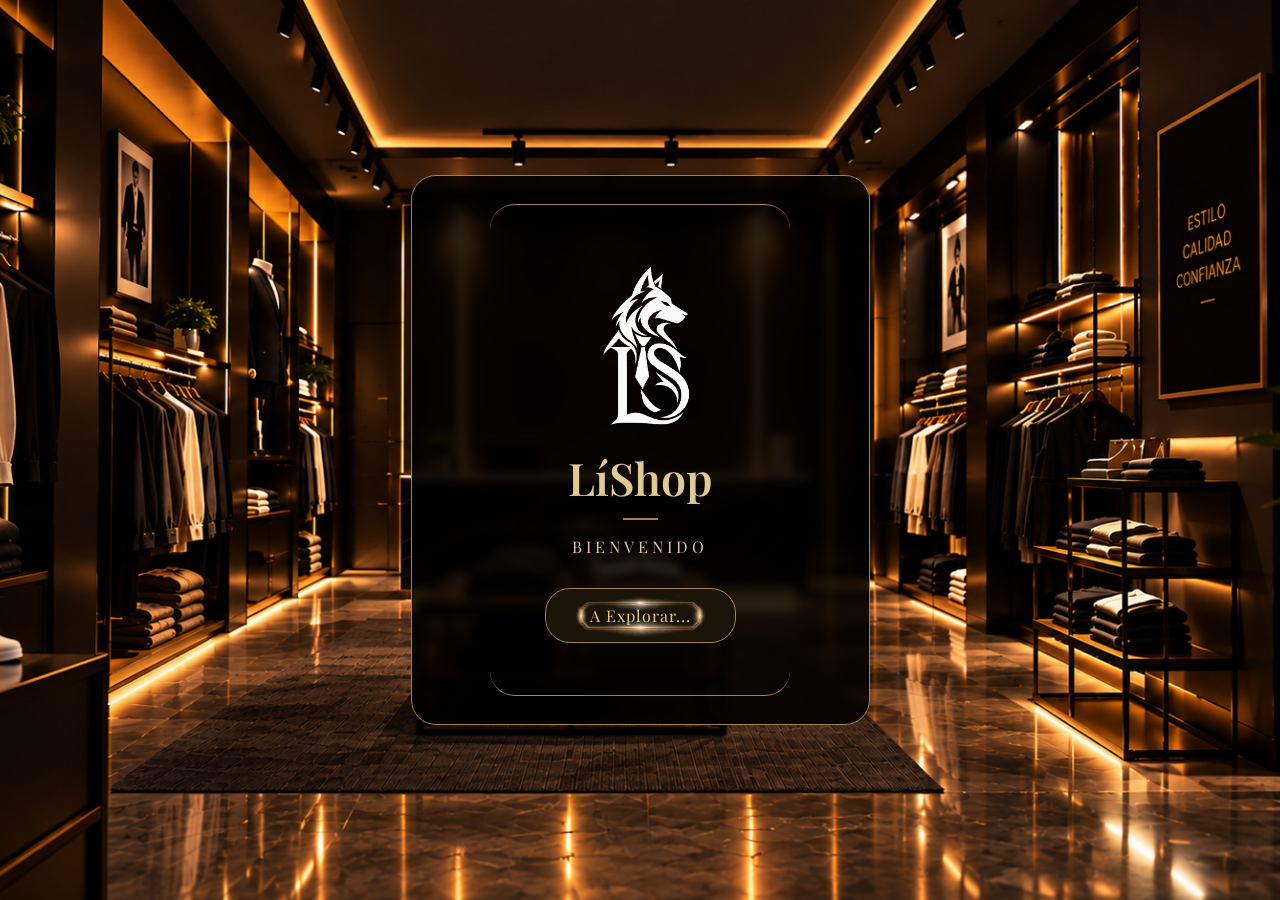
<file: index.html>
<!DOCTYPE html>
<html lang="es">
<head>
<meta charset="UTF-8">
<title>Bienvenido | LíShop</title>
<link rel="icon" type="image/png" href="./img/favicon.png">
<link rel="preconnect" href="https://fonts.googleapis.com">
<link rel="preconnect" href="https://fonts.gstatic.com" crossorigin>
<link href="https://fonts.googleapis.com/css2?family=Playfair+Display:ital,wght@0,400;0,500;0,600;0,700;1,400&display=swap" rel="stylesheet">
<link rel="stylesheet" href="css/variables.css">
<link rel="stylesheet" href="css/base.css">
<link rel="stylesheet" href="css/layout.css">
<link rel="stylesheet" href="css/component.css">
<link rel="stylesheet" href="css/page-components.css">
<link rel="stylesheet" href="css/pages.css">
</head>
<body class="portada">
<main class="entrada">
  <div class="margen">
    <img class="entrada__logo" src="img/logotipo.png" alt="Logotipo de LíShop">
    <h1>LíShop</h1>
    <span class="linea-dorada"></span>
    <p class="entrada__subtitulo">Bienvenido</p>
    <a class="btn-explorar" href="pages/principal.html">A Explorar...</a>
  </div>
</main>
</body>
</html>
</file>
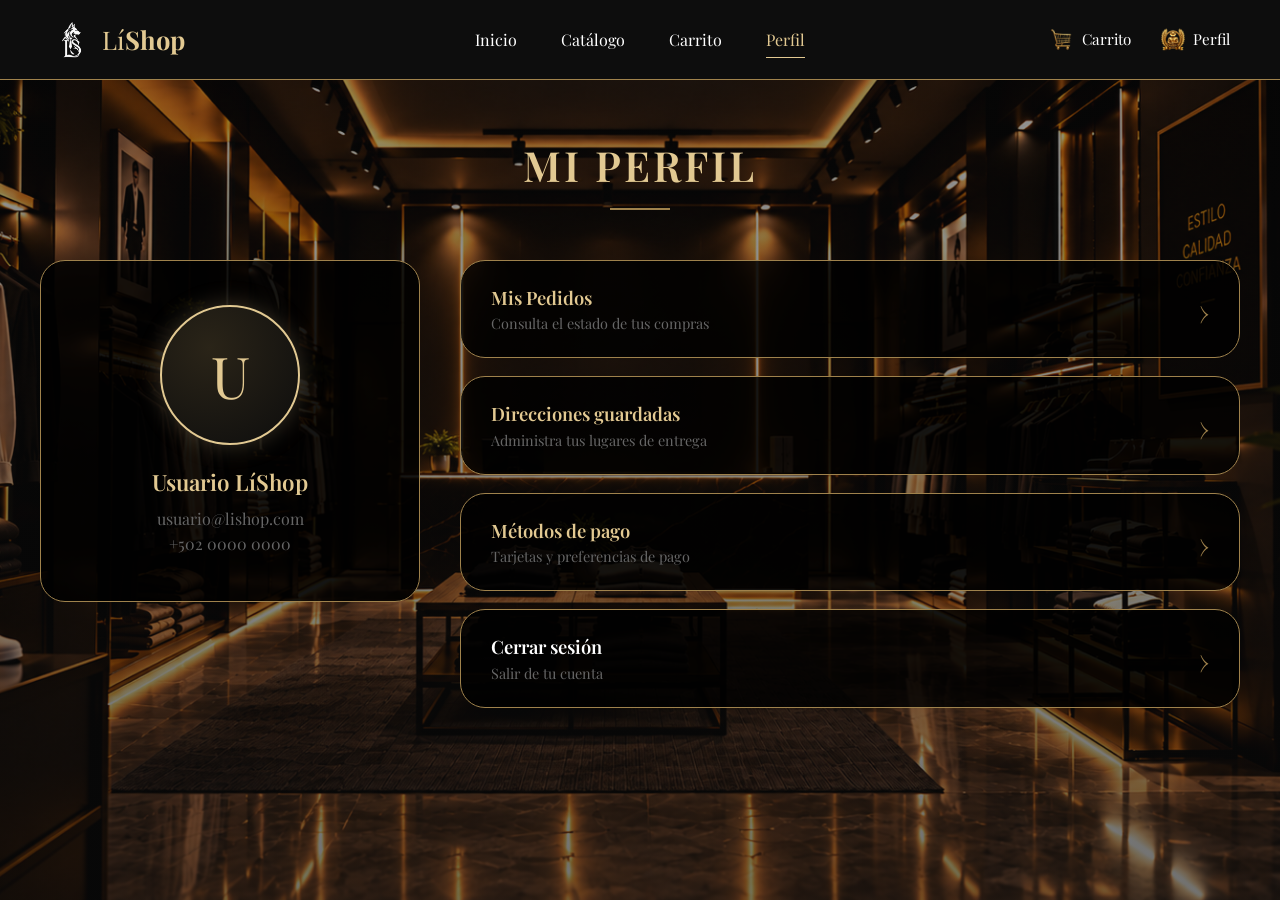
<file: pages/perfil.html>
<!DOCTYPE html>
<html lang="es">
<head>
<meta charset="UTF-8">
<title>Mi Perfil | LíShop</title>
<link rel="icon" type="image/png" href="../img/favicon.png">
<link rel="preconnect" href="https://fonts.googleapis.com">
<link rel="preconnect" href="https://fonts.gstatic.com" crossorigin>
<link href="https://fonts.googleapis.com/css2?family=Playfair+Display:ital,wght@0,400;0,500;0,600;0,700;1,400&display=swap" rel="stylesheet">
<link rel="stylesheet" href="../css/variables.css">
<link rel="stylesheet" href="../css/base.css">
<link rel="stylesheet" href="../css/layout.css">
<link rel="stylesheet" href="../css/component.css">
<link rel="stylesheet" href="../css/page-components.css">
<link rel="stylesheet" href="../css/pages.css">
</head>
<body>
<header class="header">
  <a class="header__marca" href="principal.html">
    <img src="../img/logotipo.png" alt="Logotipo de LíShop">
    <span>Lí<strong>Shop</strong></span>
  </a>
  <nav class="header__nav" aria-label="Navegación principal">
      <a href="../index.html">Inicio</a>
      <a href="catalogo.html">Catálogo</a>
      <a href="carrito.html">Carrito</a>
      <a href="perfil.html" class="activo">Perfil</a>
  </nav>
  <div class="header__acciones">
    <a class="header__icono" href="carrito.html"><img src="../img/carrito.png" alt=""><span>Carrito</span></a>
    <a class="header__icono" href="perfil.html"><img src="../img/perfil.png" alt=""><span>Perfil</span></a>
  </div>
</header>
<main class="contenedor">
  <h1 class="titulo-seccion">Mi Perfil</h1>
  <div class="perfil">
    <section class="panel perfil__datos">
      <div class="avatar" aria-hidden="true">U</div>
      <h2>Usuario LíShop</h2>
      <p>usuario@lishop.com</p>
      <p>+502 0000 0000</p>
    </section>
    <section class="perfil__opciones">
      <a class="perfil-opcion" href="historial.html"><span><strong>Mis Pedidos</strong><small>Consulta el estado de tus compras</small></span><span class="perfil-opcion__flecha">›</span></a>
      <a class="perfil-opcion" href="vacio.html"><span><strong>Direcciones guardadas</strong><small>Administra tus lugares de entrega</small></span><span class="perfil-opcion__flecha">›</span></a>
      <a class="perfil-opcion" href="vacio.html"><span><strong>Métodos de pago</strong><small>Tarjetas y preferencias de pago</small></span><span class="perfil-opcion__flecha">›</span></a>
      <a class="perfil-opcion perfil-opcion--salir" href="../index.html"><span><strong>Cerrar sesión</strong><small>Salir de tu cuenta</small></span><span class="perfil-opcion__flecha">›</span></a>
    </section>
  </div>
</main>
</body>
</html>
</file>
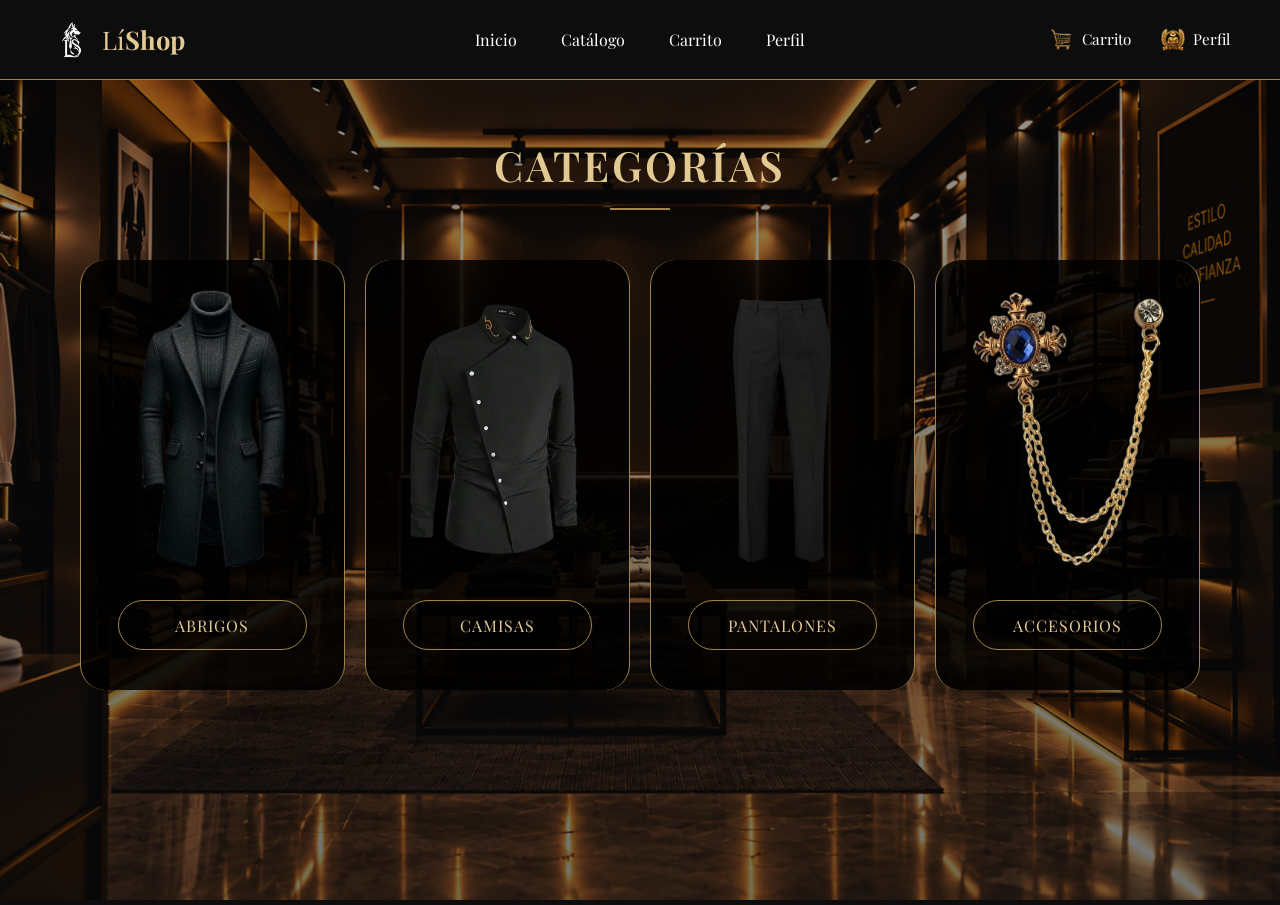
<file: pages/principal.html>
<!DOCTYPE html>
<html lang="es">
<head>
<meta charset="UTF-8">
<title>Categorías | LíShop</title>
<link rel="icon" type="image/png" href="../img/favicon.png">
<link rel="preconnect" href="https://fonts.googleapis.com">
<link rel="preconnect" href="https://fonts.gstatic.com" crossorigin>
<link href="https://fonts.googleapis.com/css2?family=Playfair+Display:ital,wght@0,400;0,500;0,600;0,700;1,400&display=swap" rel="stylesheet">
<link rel="stylesheet" href="../css/variables.css">
<link rel="stylesheet" href="../css/base.css">
<link rel="stylesheet" href="../css/layout.css">
<link rel="stylesheet" href="../css/component.css">
<link rel="stylesheet" href="../css/page-components.css">
<link rel="stylesheet" href="../css/pages.css">
</head>
<body>
<header class="header">
  <a class="header__marca" href="principal.html">
    <img src="../img/logotipo.png" alt="Logotipo de LíShop">
    <span>Lí<strong>Shop</strong></span>
  </a>
  <nav class="header__nav" aria-label="Navegación principal">
      <a href="../index.html">Inicio</a>
      <a href="catalogo.html">Catálogo</a>
      <a href="carrito.html">Carrito</a>
      <a href="perfil.html">Perfil</a>
  </nav>
  <div class="header__acciones">
    <a class="header__icono" href="carrito.html"><img src="../img/carrito.png" alt=""><span>Carrito</span></a>
    <a class="header__icono" href="perfil.html"><img src="../img/perfil.png" alt=""><span>Perfil</span></a>
  </div>
</header>
<main class="contenedor categories">
  <h1 class="titulo-seccion">Categorías</h1>
  <div class="category-list">
    <article class="categ">
      <img src="../img/abrigo.png" alt="Abrigos">
      <a class="category-item" href="catalogo.html#abrigos">Abrigos</a>
    </article>
    <article class="categ">
      <img src="../img/camisa.png" alt="Camisas">
      <a class="category-item" href="catalogo.html#camisas">Camisas</a>
    </article>
    <article class="categ">
      <img src="../img/pantalon.png" alt="Pantalones">
      <a class="category-item" href="catalogo.html#pantalones">Pantalones</a>
    </article>
    <article class="categ">
      <img src="../img/accesorio.png" alt="Accesorios">
      <a class="category-item" href="catalogo.html#accesorios">Accesorios</a>
    </article>
  </div>
</main>
</body>
</html>
</file>
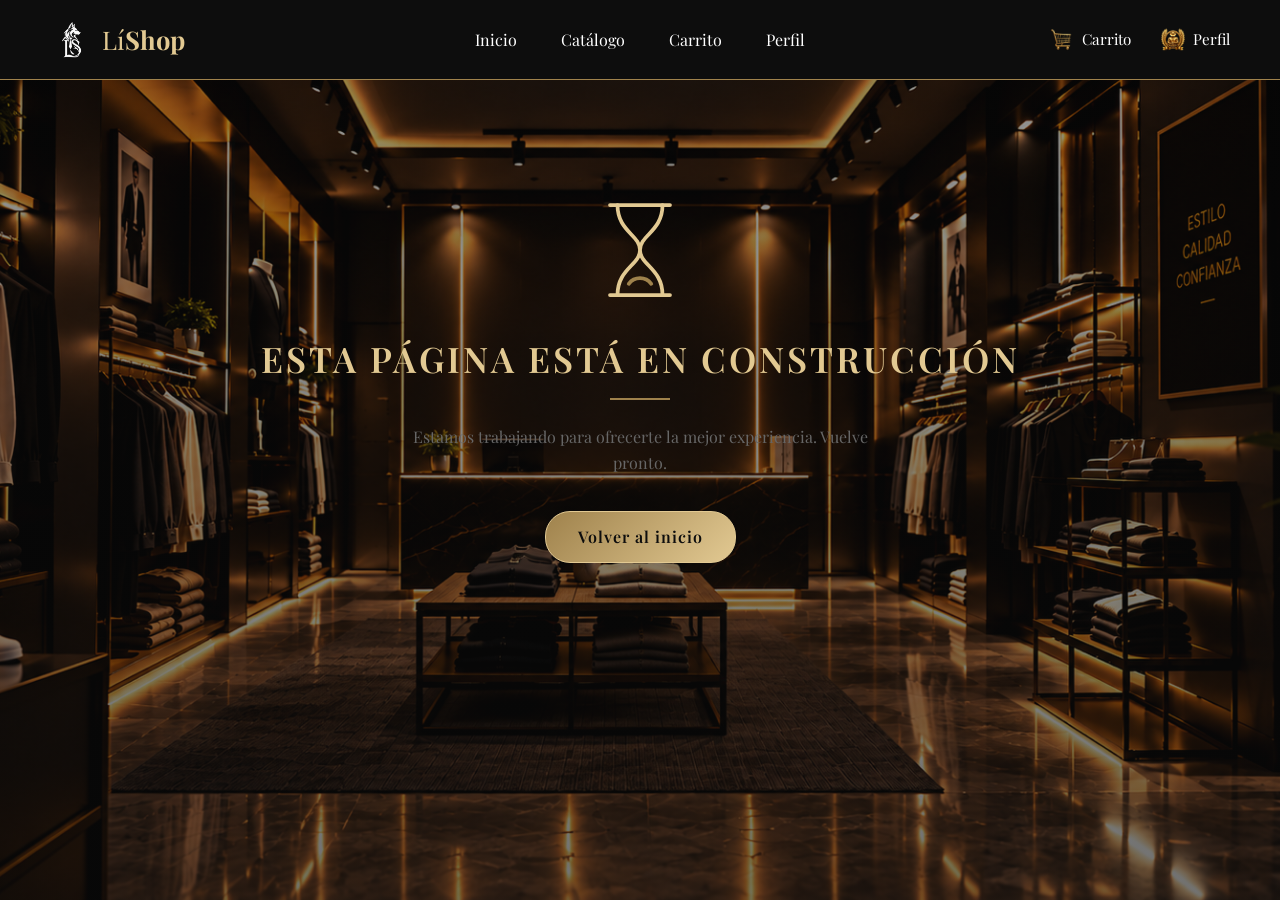
<file: pages/vacio.html>
<!DOCTYPE html>
<html lang="es">
<head>
<meta charset="UTF-8">
<title>En construcción | LíShop</title>
<link rel="icon" type="image/png" href="../img/favicon.png">
<link rel="preconnect" href="https://fonts.googleapis.com">
<link rel="preconnect" href="https://fonts.gstatic.com" crossorigin>
<link href="https://fonts.googleapis.com/css2?family=Playfair+Display:ital,wght@0,400;0,500;0,600;0,700;1,400&display=swap" rel="stylesheet">
<link rel="stylesheet" href="../css/variables.css">
<link rel="stylesheet" href="../css/base.css">
<link rel="stylesheet" href="../css/layout.css">
<link rel="stylesheet" href="../css/component.css">
<link rel="stylesheet" href="../css/page-components.css">
<link rel="stylesheet" href="../css/pages.css">
</head>
<body>
<header class="header">
  <a class="header__marca" href="principal.html">
    <img src="../img/logotipo.png" alt="Logotipo de LíShop">
    <span>Lí<strong>Shop</strong></span>
  </a>
  <nav class="header__nav" aria-label="Navegación principal">
      <a href="../index.html">Inicio</a>
      <a href="catalogo.html">Catálogo</a>
      <a href="carrito.html">Carrito</a>
      <a href="perfil.html">Perfil</a>
  </nav>
  <div class="header__acciones">
    <a class="header__icono" href="carrito.html"><img src="../img/carrito.png" alt=""><span>Carrito</span></a>
    <a class="header__icono" href="perfil.html"><img src="../img/perfil.png" alt=""><span>Perfil</span></a>
  </div>
</header>
<main class="contenedor vacio">
  <svg class="vacio__icono" width="120" height="120" viewBox="0 0 64 64" fill="none" stroke="#e2c992" stroke-width="2" stroke-linecap="round" stroke-linejoin="round" aria-hidden="true">
    <path d="M16 8h32M16 56h32"/>
    <path d="M20 8c0 14 12 16 12 24S20 42 20 56M44 8c0 14-12 16-12 24s12 10 12 24"/>
    <path d="M26 50c3-4 9-4 12 0" stroke="#9f824c"/>
  </svg>
  <h1 class="titulo-seccion">Esta página está en construcción</h1>
  <p>Estamos trabajando para ofrecerte la mejor experiencia. Vuelve pronto.</p>
  <a class="btn btn--primario" href="principal.html">Volver al inicio</a>
</main>
</body>
</html>
</file>
<file: css/variables.css>
/* Tokens de diseño de LíShop */
:root {
  /* Paleta */
  --oro-claro: #e2c992;
  --oro-oscuro: #9f824c;
  --negro: #0d0d0d;
  --negro-transp: rgba(0, 0, 0, 0.841);
  --blanco: #ffffff;
  --gris: #666;

  /* Tipografía */
  --fuente: "Playfair Display", Georgia, "Times New Roman", serif;

  /* Forma y movimiento */
  --radio: 25px;
  --transicion: 0.3s ease;
  --borde-oro: 1px solid var(--oro-oscuro);
  --sombra-oro: 0 12px 30px rgba(226, 201, 146, 0.28);
  --sombra-suave: 0 4px 18px rgba(159, 130, 76, 0.18);

  /* Medidas de layout (escritorio) */
  --ancho-contenido: 1200px;
  --alto-header: 80px;
  --alto-nav: 60px;
}
</file>
<file: css/base.css>
/* Reset y estilos globales */
*, *::before, *::after {
  box-sizing: border-box;
  margin: 0;
  padding: 0;
}

html {
  scroll-behavior: smooth;
}

body {
  /* Diseño solo para escritorio */
  min-width: 1280px;
  background-color: var(--negro);
  color: var(--blanco);
  font-family: var(--fuente);
  line-height: 1.6;
}

img {
  display: block;
  max-width: 100%;
}

a {
  color: inherit;
  text-decoration: none;
}

ul {
  list-style: none;
}

button, input {
  font: inherit;
  color: inherit;
}

button {
  cursor: pointer;
}

h1, h2, h3 {
  font-weight: 600;
  line-height: 1.2;
}

/* Título con línea decorativa */
.titulo-seccion {
  color: var(--oro-claro);
  font-size: 2.6rem;
  letter-spacing: 3px;
  text-align: center;
  text-transform: uppercase;
  margin-bottom: 50px;
}
.titulo-seccion::after {
  content: "";
  display: block;
  width: 60px;
  height: 2px;
  margin: 18px auto 0;
  background: var(--oro-oscuro);
}

.precio {
  color: var(--oro-oscuro);
  font-weight: 600;
}

.precio s {
  color: var(--gris);
  font-weight: 400;
  margin-right: 6px;
}

.sr-only {
  position: absolute;
  width: 1px;
  height: 1px;
  overflow: hidden;
  clip: rect(0 0 0 0);
  white-space: nowrap;
}

:focus-visible {
  outline: 2px solid var(--oro-claro);
  outline-offset: 3px;
}

@media (prefers-reduced-motion: reduce) {
  html {
    scroll-behavior: auto;
  }

  *, *::before, *::after {
    animation: none !important;
    transition: none !important;
  }
}
</file>
<file: css/layout.css>
/* Estructura: header, contenedor, navegación de catálogo y grids */

/* Header común */
.header {
  position: sticky;
  top: 0;
  z-index: 100;
  display: grid;
  grid-template-columns: 1fr auto 1fr;
  align-items: center;
  height: var(--alto-header);
  padding: 0 50px;
  background: var(--negro);
  border-bottom: var(--borde-oro);
}

.header__marca {
  display: flex;
  align-items: center;
  gap: 12px;
  font-size: 1.6rem;
  color: var(--oro-claro);
}

.header__marca img {
  width: 40px;
  height: 40px;
  object-fit: contain;
}

.header__marca strong {
  font-weight: 700;
}

.header__nav {
  display: flex;
  gap: 44px;
}

.header__nav a {
  position: relative;
  padding: 6px 0;
  transition: color var(--transicion);
}

.header__nav a::after {
  content: "";
  position: absolute;
  left: 0;
  bottom: 0;
  width: 100%;
  height: 1px;
  background: var(--oro-claro);
  transform: scaleX(0);
  transform-origin: left;
  transition: transform var(--transicion);
}

.header__nav a:hover, .header__nav a.activo {
  color: var(--oro-claro);
}

.header__nav a:hover::after, .header__nav a.activo::after {
  transform: scaleX(1);
}

.header__acciones {
  display: flex;
  justify-content: flex-end;
  gap: 30px;
}

.header__icono {
  display: flex;
  align-items: center;
  gap: 8px;
  font-size: 0.95rem;
  transition: color var(--transicion);
}

.header__icono img {
  width: 24px;
  height: 24px;
  object-fit: contain;
}

.header__icono:hover {
  color: var(--oro-claro);
}

/* Contenido principal */
.contenedor {
  width: var(--ancho-contenido);
  margin: 0 auto;
  padding: 60px 0 80px;
}

/* Barra sticky del catálogo */
.category-nav {
  position: sticky;
  top: var(--alto-header);
  z-index: 90;
  display: flex;
  justify-content: center;
  align-items: center;
  gap: 56px;
  height: var(--alto-nav);
  background: rgba(13, 13, 13, 0.96);
  border-bottom: 1px solid rgba(159, 130, 76, 0.45);
}

.category-nav a {
  color: var(--oro-claro);
  letter-spacing: 1px;
  transition: color var(--transicion), text-shadow var(--transicion);
}

.category-nav a:hover {
  color: var(--blanco);
  text-shadow: 0 0 12px rgba(226, 201, 146, 0.6);
}

/* Grids */
.category-list, .grid-productos {
  display: grid;
  grid-template-columns: repeat(4, 1fr);
  gap: 30px;
}

.catalogo-seccion {
  padding: 50px 0 30px;
  scroll-margin-top: calc(var(--alto-header) + var(--alto-nav) + 10px);
}
</file>
<file: css/component.css>
* {
  margin: 0;
  padding: 0;
  box-sizing: border-box;
}

body {
  background-image: url('../img/fondo.png');
  background-repeat: no-repeat;
  background-size: cover;
  background-position: center;
  background-attachment: fixed;
  width: 100vw;
  height: 100vh;
  overflow: hidden;
  color: #ffffff;
  display: flex;
  justify-content: center;
  align-items: center;
}

.entrada {
  width: 500px;
  max-width: 90%;
  height: 550px; 
  max-height: 90vh;
  background: rgba(0, 0, 0, 0.841);
  backdrop-filter: blur(5px);
  border-radius: 25px;
  overflow: hidden;
  display: flex;
  justify-content: center;
  align-items: center;
  margin: 5px; border: 1px solid #9f824c;
}
.margen {
  width: 75%;
  height: 90%;
  display: flex;
  flex-direction: column;
  justify-content: center;
  align-items: center;
  gap: 12px;
  border-radius: 25px;
  margin-top: 5px; border-top: 1px solid #9f824c;
  margin-bottom: 5px; border-bottom: 1px solid #9f824c;
}

.logo {
  padding: 1px;
  width: 180px;
  height: auto;
  display: inline-block;
  position: relative;
  z-index: 2;
}

.titulo {
  font-family: 'Playfair Display', Georgia, serif;
  font-size: 2.8rem;
  font-weight: 600;
  color: #e2c992;
  letter-spacing: 1px;
  line-height: 1;
  position: relative;
  z-index: 2;
}

.linea {
  width: 35px;
  height: 2px;
  background-color: #9f824c;
  border-radius: 2px;
  margin: 4px 0;
  position: relative;
  z-index: 2;
}

.subtitulo {
  font-family: 'Playfair Display', Georgia, serif;
  font-size: 1.1rem;
  font-weight: 400;
  color: #e2c992;
  letter-spacing: 4px;
  position: relative;
  z-index: 2;
}

.boton-dorado {
  display: inline-flex;
  align-items: center;
  justify-content: center;
  gap: 10px;
  background-image: url('../img/exp-btn.png');
  background-size: 100% 100%;
  background-repeat: no-repeat;
  padding: 35px 100px;
  color: #e2c992;
  text-decoration: none;
  font-family: 'Playfair Display', Georgia, serif;
  font-size: 1rem;
  letter-spacing: 3px;
  transition: transform 0.2s, filter 0.2s;
  position: relative;
  z-index: 2;
  margin-top: 15px;
}

.boton-dorado:hover {
  transform: scale(1.05);
  filter: brightness(1.2);
}

.boton-dorado:hover .flecha {
  transform: translateX(5px);
}

/* Portada */
.principal {
  width: 100%;
  height: 100%;
  background: rgba(0, 0, 0, 0.571);
}
/* Header */
.main-header {
    display: flex;
    justify-content: space-between;
    align-items: center;
    padding: 15px 40px;
    background-color: #0d0d0d;
    border-bottom: 1px solid #9f824c;
    position: sticky;    
    top: 0;
    z-index: 100;
}

.logo_pr {
    display: flex;
    align-items: center;
    gap: 10px;
}

.logo-img {
    width: 40px;
    height: auto;
}

.logo-text {
    font-family: 'Playfair Display', Georgia, serif;
    font-size: 1.5rem;
    color: #e2c992;
    letter-spacing: 1px;
}

.logo-text strong {
    font-weight: 700;
}

.navbar {
    display: flex;
    align-items: center;
}

.nav-links {
    display: flex;
    list-style: none;
    gap: 30px;
}

.nav-links a {
    text-decoration: none;
    color: #e2c992;
    font-family: 'Playfair Display', Georgia, serif;
    font-size: 1rem;
    letter-spacing: 1px;
    transition: color 0.3s;
    position: relative;
}

.nav-links a::after {
    content: "";
    position: absolute;
    left: 0;
    bottom: -5px;
    width: 0;
    height: 1px;
    background-color: #9f824c;
    transition: width 0.3s;
}

.nav-links a:hover::after {
    width: 100%;
}

.nav-links a:hover {
    color: #ffffff;
}

.header-icons {
    display: flex;
    align-items: center;
    gap: 20px;
}

.header-icons {
    display: flex;
    align-items: center;
    gap: 25px;
}

.icon-link {
    display: flex;
    flex-direction: column;
    align-items: center;
    text-decoration: none;
    color: #e2c992;
    font-family: 'Playfair Display', Georgia, serif;
    font-size: 0.75rem;
    letter-spacing: 1px;
    transition: transform 0.2s;
}

.icon-link:hover {
    transform: scale(1.1);
}

.icon-img {
    width: 40px;
    height: 40px;
    object-fit: contain;
    margin-bottom: 4px;
}
/* Categorías */
.categories {
    padding: 60px 40px;
    text-align: center;
}

.section-title {
    font-family: 'Playfair Display', Georgia, serif;
    font-size: 2rem;
    color: #e2c992;
    letter-spacing: 3px;
    text-transform: uppercase;
    margin-bottom: 40px;
    position: relative;
    display: inline-block;
}

/* Línea dorada */
.section-title::after {
    content: "";
    display: block;
    width: 60px;
    height: 2px;
    background-color: #9f824c;
    margin: 12px auto 0;
}


/* Título */
.section-title {
    font-family: 'Playfair Display', Georgia, serif;
    font-size: 2rem;
    color: #e2c992;
    letter-spacing: 3px;
    text-transform: uppercase;
    margin-bottom: 20px;
    text-align: center;
    position: relative;
}

.section-title::after {
    content: "";
    display: block;
    width: 60px;
    height: 2px;
    background-color: #9f824c;
    margin: 10px auto 0;
}

/* Grid de cuatro columnas */
.category-list {
    display: grid;
    grid-template-columns: repeat(4, 1fr);
    gap: 20px;
    max-width: 1200px;
    width: 100%;
    height: 65vh;
    margin: 0 auto;
}

/* Tarjeta de categoría */
.categ {
    width: 100%;
    height: 100%;
    background: rgba(0, 0, 0, 0.841);
    border-radius: 25px;
    display: flex;
    flex-direction: column;
    justify-content: space-between;
    align-items: center;
    border-left: 1px solid #9f824c;
    border-right: 1px solid #9f824c;
    padding: 15px 0;
    overflow: hidden;
}

/* Imagen dentro de tarjeta */
.categ img {
    width: 100%;
    height: 75%;          
    object-fit: contain;  
    padding: 0 15px;
}

/* Botón de categoría */
.category-item {
    display: flex;
    align-items: center;
    justify-content: center;
    height: 50px;
    width: 85%;
    background-color: #000000;
    border-top: 1px solid #9f824c;
    border-bottom: 1px solid #9f824c;
    border-radius: 25px;
    color: #e2c992;
    text-decoration: none;
    font-family: 'Playfair Display', Georgia, serif;
    font-size: 1rem;
    letter-spacing: 2px;
    text-transform: uppercase;
    transition: all 0.3s ease;
    margin-bottom: 10px;
}

.category-item:hover {
    background-color: #262626;
    border-color: #e2c992;
    color: #ffffff;
    transform: translateY(-5px);
    box-shadow: 0 8px 20px rgba(159, 130, 76, 0.3);
}
/* Catálogo */
.catalogo-container {
    max-width: 1400px;
    margin: 0 auto;
    padding: 20px 30px 60px;
    /* Nada de flex que desalinee */
    display: block;
    width: 100%;
}

/* Navegación de categorías */
.category-nav {
    position: sticky;
    /* Se pega al top cuando el header se va */
    top: 0;
    background-color: rgba(13, 13, 13, 0.98);
    backdrop-filter: blur(5px);
    border-top: 1px solid #9f824c;
    border-bottom: 1px solid #9f824c;
    /* Debajo del header (100) */
    z-index: 90;
    margin-bottom: 40px;
}

.category-nav ul {
    display: flex;
    justify-content: center;
    gap: 40px;
    list-style: none;
    padding: 15px 0;
}

.category-nav a {
    text-decoration: none;
    color: #9f824c;
    font-family: 'Playfair Display', Georgia, serif;
    font-size: 1.1rem;
    letter-spacing: 2px;
    text-transform: uppercase;
    transition: color 0.3s;
    position: relative;
}

.category-nav a::after {
    content: "";
    position: absolute;
    left: 0;
    bottom: -5px;
    width: 0;
    height: 1px;
    background-color: #e2c992;
    transition: width 0.3s;
}

.category-nav a:hover {
    color: #e2c992;
}

.category-nav a:hover::after {
    width: 100%;
}

/* Secciones */
.seccion {
    padding: 40px 0;
    scroll-margin-top: 300px;
}

.section-title {
    font-family: 'Playfair Display', Georgia, serif;
    font-size: 2rem;
    color: #e2c992;
    letter-spacing: 3px;
    text-transform: uppercase;
    text-align: center;
    margin-bottom: 40px;
    position: relative;
}

.section-title::after {
    content: "";
    display: block;
    width: 60px;
    height: 2px;
    background-color: #9f824c;
    margin: 12px auto 0;
}

/* Grid de productos */
.product-grid {
    display: grid;
    grid-template-columns: repeat(4, 1fr);
    gap: 25px;
    width: 100%;
}

/* Tarjeta de producto */
.product-card {
    background: rgba(0, 0, 0, 0.841);
    border: 1px solid #9f824c;
    border-radius: 20px;
    overflow: hidden;
    display: flex;
    flex-direction: column;
    transition: all 0.3s ease;
    position: relative;
}

.product-card:hover {
    transform: translateY(-8px);
    box-shadow: 0 12px 30px rgba(159, 130, 76, 0.4);
    border-color: #e2c992;
}

.product-card img {
    width: 100%;
    height: 260px;
    object-fit: contain;
    padding: 20px;
    background: rgba(255, 255, 255, 0.02);
}

.card-info {
    padding: 20px;
    text-align: center;
    display: flex;
    flex-direction: column;
    gap: 10px;
    flex-grow: 1;
    justify-content: space-between;
}

.card-info h3 {
    font-family: 'Playfair Display', Georgia, serif;
    font-size: 1.2rem;
    color: #e2c992;
    letter-spacing: 1px;
}

.price {
    font-family: 'Playfair Display', Georgia, serif;
    font-size: 1rem;
    color: #9f824c;
    letter-spacing: 1px;
}

.price s {
    color: #666;
    margin-right: 8px;
    font-size: 0.9rem;
}

/* Botón ver detalles */
.btn-add {
    display: inline-block;
    padding: 10px 20px;
    background-color: #000;
    border: 1px solid #9f824c;
    border-radius: 25px;
    color: #e2c992;
    text-decoration: none;
    font-family: 'Playfair Display', Georgia, serif;
    font-size: 0.85rem;
    letter-spacing: 2px;
    text-transform: uppercase;
    transition: all 0.3s ease;
    margin-top: auto;
}

.btn-add:hover {
    background-color: #262626;
    color: #fff;
    border-color: #e2c992;
    box-shadow: 0 0 15px rgba(226, 201, 146, 0.5);
}

/* Indicador de oferta */
.badge-brillo {
    position: absolute;
    top: 15px;
    right: 15px;
    width: 20px;
    height: 20px;
    background: radial-gradient(circle, #fff 0%, #e2c992 40%, #9f824c 100%);
    border-radius: 50%;
    box-shadow: 0 0 10px #e2c992, 0 0 20px #9f824c;
    z-index: 3;
    animation: brillo 1.5s infinite alternate;
}

@keyframes brillo {
    from {
        transform: scale(1);
        box-shadow: 0 0 10px #e2c992, 0 0 20px #9f824c;
    }
    to {
        transform: scale(1.2);
        box-shadow: 0 0 20px #e2c992, 0 0 40px #9f824c, 0 0 60px #9f824c;
    }
}

.product-card.oferta {
    border-color: #e2c992;
    box-shadow: 0 0 15px rgba(226, 201, 146, 0.3);
}

/* Scroll suave */
html {
    scroll-behavior: smooth;
}

body:not(.portada) {
    width: auto;
    min-height: 100vh;
    height: auto;
    overflow-x: hidden;
    overflow-y: auto;
    background-image: linear-gradient(rgba(13, 13, 13, 0.42), rgba(13, 13, 13, 0.58)), url('../img/fondo.png');
    background-repeat: no-repeat;
    background-size: cover;
    background-position: center;
    background-attachment: fixed;
    background-color: #0d0d0d;
    display: block;
}
</file>
<file: css/page-components.css>
/* Componentes reutilizables */

/* Botones */
.btn, .btn-add, .category-item {
  display: inline-block;
  padding: 12px 32px;
  border: var(--borde-oro);
  border-radius: var(--radio);
  background: transparent;
  color: var(--oro-claro);
  text-align: center;
  letter-spacing: 1px;
  transition: all var(--transicion);
}

.btn:hover, .btn-add:hover, .category-item:hover {
  background: var(--oro-claro);
  border-color: var(--oro-claro);
  color: var(--negro);
  box-shadow: 0 0 18px rgba(226, 201, 146, 0.45);
}

.btn--primario {
  background: linear-gradient(135deg, var(--oro-oscuro), var(--oro-claro));
  color: var(--negro);
  border-color: var(--oro-claro);
  font-weight: 600;
}

.btn--primario:hover {
  filter: brightness(1.12);
  transform: translateY(-2px);
}

.btn--bloque {
  display: block;
  width: 100%;
  font-size: 1.05rem;
}

/* Tarjeta de categoría */
.categ {
  display: flex;
  flex-direction: column;
  align-items: center;
  justify-content: space-between;
  height: 430px;
  padding: 30px 20px;
  background: var(--negro-transp);
  border-left: var(--borde-oro);
  border-right: var(--borde-oro);
  border-radius: var(--radio);
  transition: transform var(--transicion), box-shadow var(--transicion), border-color var(--transicion);
}

.categ img {
  width: 100%;
  height: 75%;
  object-fit: contain;
}

.categ:hover {
  transform: translateY(-10px);
  border-color: var(--oro-claro);
  box-shadow: var(--sombra-oro);
}

/* Tarjeta de producto */
.product-card {
  position: relative;
  display: flex;
  flex-direction: column;
  align-items: center;
  text-align: center;
  padding: 24px 20px;
  background: var(--negro-transp);
  border: var(--borde-oro);
  border-radius: var(--radio);
  transition: transform var(--transicion), border-color var(--transicion), box-shadow var(--transicion);
}

.product-card img {
  width: 100%;
  height: 260px;
  object-fit: contain;
}

.product-card h3 {
  display: flex;
  align-items: center;
  justify-content: center;
  min-height: 2.6em;
  margin: 16px 0 6px;
  color: var(--oro-claro);
  font-size: 1.15rem;
}

.product-card .precio {
  margin-bottom: 18px;
}

.product-card .btn-add {
  margin-top: auto;
}

.product-card:hover {
  transform: translateY(-8px);
  border-color: var(--oro-claro);
  box-shadow: var(--sombra-oro);
}

/* Oferta */
.oferta {
  border-color: var(--oro-claro);
  animation: borde-brillante 2.4s ease-in-out infinite alternate;
}

.badge-brillo {
  position: absolute;
  top: -12px;
  right: -12px;
  display: grid;
  place-items: center;
  width: 36px;
  height: 36px;
  border-radius: 50%;
  background: radial-gradient(circle at 35% 30%, var(--oro-claro), var(--oro-oscuro));
  animation: brillo-pulso 1.8s ease-in-out infinite alternate;
}

.badge-brillo::after {
  content: "%";
  color: var(--negro);
  font-weight: 700;
  font-size: 0.95rem;
}

@keyframes brillo-pulso {
  from {
    box-shadow: 0 0 6px 2px rgba(226, 201, 146, 0.55);
    transform: scale(1);
  }

  to {
    box-shadow: 0 0 22px 8px rgba(226, 201, 146, 0.95);
    transform: scale(1.18);
  }
}

@keyframes borde-brillante {
  from {
    box-shadow: 0 0 4px rgba(226, 201, 146, 0.25);
  }

  to {
    box-shadow: 0 0 20px rgba(226, 201, 146, 0.6);
  }
}

/* Paneles y formularios */
.panel {
  padding: 30px 34px;
  background: var(--negro-transp);
  border: var(--borde-oro);
  border-radius: var(--radio);
}

.panel legend, .panel h2 {
  color: var(--oro-claro);
  font-size: 1.4rem;
  padding: 0 12px;
}

fieldset.panel {
  margin-bottom: 30px;
}

.campo {
  display: block;
  margin-top: 22px;
  color: var(--oro-claro);
}

.campo input {
  display: block;
  width: 100%;
  margin-top: 8px;
  padding: 13px 18px;
  background: var(--negro);
  border: var(--borde-oro);
  border-radius: var(--radio);
  transition: border-color var(--transicion), box-shadow var(--transicion);
}

.campo input::placeholder {
  color: var(--gris);
}

.campo input:focus {
  outline: none;
  border-color: var(--oro-claro);
  box-shadow: 0 0 12px rgba(226, 201, 146, 0.35);
}

.opcion {
  display: flex;
  align-items: center;
  gap: 12px;
  margin-top: 20px;
  cursor: pointer;
}

.opcion input {
  width: 18px;
  height: 18px;
  accent-color: var(--oro-claro);
}

.metodos:has(#pago-entrega:checked) .campo-tarjeta {
  opacity: 0.3;
  pointer-events: none;
}

.campo-tarjeta {
  transition: opacity var(--transicion);
}

/* Tabla del carrito */
.tabla {
  width: 100%;
  border-collapse: collapse;
}

.tabla th {
  padding: 14px 16px;
  color: var(--oro-claro);
  text-align: left;
  font-weight: 500;
  letter-spacing: 1px;
  border-bottom: var(--borde-oro);
}

.tabla td {
  padding: 18px 16px;
  border-bottom: 1px solid rgba(159, 130, 76, 0.3);
  vertical-align: middle;
}

.tabla__producto {
  display: flex;
  align-items: center;
  gap: 18px;
}

.tabla__producto img {
  width: 70px;
  height: 70px;
  object-fit: contain;
  border: var(--borde-oro);
  border-radius: 12px;
  padding: 4px;
}

.tabla__subtotal {
  color: var(--oro-claro);
  font-weight: 600;
}

.cantidad {
  display: inline-block;
  min-width: 44px;
  padding: 4px 14px;
  text-align: center;
  border: var(--borde-oro);
  border-radius: var(--radio);
}

.btn-eliminar {
  width: 36px;
  height: 36px;
  background: transparent;
  border: var(--borde-oro);
  border-radius: 50%;
  color: var(--gris);
  transition: all var(--transicion);
}

.btn-eliminar:hover {
  color: var(--oro-claro);
  border-color: var(--oro-claro);
  box-shadow: 0 0 12px rgba(226, 201, 146, 0.4);
}

.totales {
  width: 440px;
  margin: 40px 0 0 auto;
  padding: 28px 34px;
  background: var(--negro-transp);
  border: var(--borde-oro);
  border-radius: var(--radio);
}

.totales dl > div {
  display: flex;
  justify-content: space-between;
  padding: 8px 0;
}

.totales__total {
  margin-top: 8px;
  padding-top: 16px !important;
  border-top: var(--borde-oro);
  color: var(--oro-claro);
  font-size: 1.4rem;
  font-weight: 600;
}

.totales__acciones {
  display: flex;
  gap: 14px;
  margin-top: 24px;
}

.totales__acciones .btn {
  flex: 1;
  padding-inline: 10px;
}

/* Resumen de checkout */
.resumen__items {
  margin: 22px 0;
}

.resumen__items li {
  display: grid;
  grid-template-columns: 56px 1fr auto;
  align-items: center;
  gap: 14px;
  padding: 10px 0;
  border-bottom: 1px solid rgba(159, 130, 76, 0.3);
}

.resumen__items img {
  width: 56px;
  height: 56px;
  object-fit: contain;
  border: var(--borde-oro);
  border-radius: 10px;
  padding: 3px;
}

.resumen__items small {
  color: var(--gris);
}

.resumen__items strong {
  color: var(--oro-claro);
  font-weight: 500;
}

.resumen__linea {
  display: flex;
  justify-content: space-between;
  padding: 6px 0;
}

.resumen__total {
  margin: 10px 0 24px;
  padding-top: 16px;
  border-top: var(--borde-oro);
  color: var(--oro-claro);
  font-size: 1.4rem;
  font-weight: 600;
}

/* Pedidos */
.pedido {
  padding: 26px 32px;
  background: var(--negro-transp);
  border: var(--borde-oro);
  border-radius: var(--radio);
  transition: border-color var(--transicion), box-shadow var(--transicion);
}

.pedido:hover {
  border-color: var(--oro-claro);
  box-shadow: var(--sombra-suave);
}

.pedido__cabecera {
  display: flex;
  justify-content: space-between;
  align-items: flex-start;
}

.pedido__cabecera h3 {
  color: var(--oro-claro);
  font-size: 1.4rem;
}

.pedido__fecha {
  color: var(--gris);
}

.pedido__cuerpo {
  display: flex;
  align-items: center;
  gap: 30px;
  margin-top: 20px;
}

.pedido__miniaturas {
  display: flex;
  gap: 12px;
  flex: 1;
}

.pedido__miniaturas img {
  width: 70px;
  height: 70px;
  object-fit: contain;
  border: var(--borde-oro);
  border-radius: 12px;
  padding: 4px;
}

.pedido__total {
  display: flex;
  flex-direction: column;
  text-align: right;
  color: var(--gris);
}

.pedido__total strong {
  color: var(--oro-claro);
  font-size: 1.3rem;
}

.estado {
  padding: 6px 18px;
  border-radius: var(--radio);
  font-size: 0.9rem;
  letter-spacing: 1px;
  border: 1px solid;
}

.estado--entregado {
  color: var(--negro);
  background: var(--oro-claro);
  border-color: var(--oro-claro);
}

.estado--camino {
  color: var(--oro-claro);
  border-color: var(--oro-claro);
}

.estado--procesando {
  color: var(--gris);
  border-color: var(--gris);
}

/* Opciones del perfil */
.perfil-opcion {
  display: flex;
  justify-content: space-between;
  align-items: center;
  padding: 22px 30px;
  background: var(--negro-transp);
  border: var(--borde-oro);
  border-radius: var(--radio);
  transition: all var(--transicion);
}

.perfil-opcion span:first-child {
  display: flex;
  flex-direction: column;
}

.perfil-opcion strong {
  color: var(--oro-claro);
  font-size: 1.15rem;
  font-weight: 600;
}

.perfil-opcion small {
  color: var(--gris);
  font-size: 0.9rem;
}

.perfil-opcion__flecha {
  color: var(--oro-oscuro);
  font-size: 2rem;
  transition: transform var(--transicion);
}

.perfil-opcion:hover {
  border-color: var(--oro-claro);
  box-shadow: var(--sombra-suave);
  transform: translateX(6px);
}

.perfil-opcion:hover .perfil-opcion__flecha {
  transform: translateX(6px);
  color: var(--oro-claro);
}

.perfil-opcion--salir strong {
  color: var(--blanco);
}
</file>
<file: css/pages.css>
/* Composición específica de cada página */

/* Portada (index.html) */
.portada {
  min-height: 100vh;
  display: grid;
  place-items: center;
  background: var(--negro) url("../img/fondo.png") center / cover no-repeat fixed;
}

.entrada {
  width: 500px;
  height: 550px;
  padding: 28px;
  background: var(--negro-transp);
  border: var(--borde-oro);
  border-radius: var(--radio);
  animation: entrada 1.1s ease both;
}

.margen {
  height: 100%;
  display: flex;
  flex-direction: column;
  align-items: center;
  justify-content: center;
  gap: 14px;
  border-top: var(--borde-oro);
  border-bottom: var(--borde-oro);
}

.entrada__logo {
  width: 180px;
}

.entrada h1 {
  color: var(--oro-claro);
  font-size: 2.8rem;
}

.linea-dorada {
  display: block;
  width: 35px;
  height: 2px;
  background: var(--oro-oscuro);
}

.entrada__subtitulo {
  color: var(--oro-claro);
  letter-spacing: 4px;
  text-transform: uppercase;
  margin-bottom: 14px;
}

.btn-explorar {
  padding: 14px 44px;
  color: var(--oro-claro);
  letter-spacing: 1px;
  background: #1a1408 url("../img/exp-btn.png") center / cover no-repeat;
  border: var(--borde-oro);
  border-radius: var(--radio);
  transition: transform var(--transicion), filter var(--transicion), box-shadow var(--transicion);
}

.btn-explorar:hover {
  transform: scale(1.05);
  filter: brightness(1.3);
  box-shadow: 0 0 22px rgba(226, 201, 146, 0.55);
}

@keyframes entrada {
  from {
    opacity: 0;
    transform: scale(0.97);
  }

  to {
    opacity: 1;
    transform: scale(1);
  }
}

/* Detalle de producto */
.producto {
  display: grid;
  grid-template-columns: 480px 1fr;
  gap: 70px;
  align-items: center;
  padding: 50px 0;
  border-bottom: var(--borde-oro);
  scroll-margin-top: 160px;
}

.producto__imagen {
  width: 100%;
  height: 400px;
  object-fit: contain;
}

.producto h1 {
  color: var(--oro-claro);
  font-size: 2.6rem;
}

.producto .precio {
  margin: 8px 0 24px;
  font-size: 1.9rem;
}

.producto h3 {
  margin-top: 18px;
  color: var(--oro-claro);
  font-size: 1.15rem;
  letter-spacing: 1px;
}

.producto p:not(.precio) {
  max-width: 60ch;
  margin-top: 6px;
}

.producto ul {
  margin: 6px 0 30px;
}

.producto li {
  position: relative;
  padding-left: 22px;
  margin-top: 6px;
}

.producto li::before {
  content: "◆";
  position: absolute;
  left: 0;
  color: var(--oro-oscuro);
  font-size: 0.7rem;
  top: 0.45em;
}

.producto:target {
  animation: resaltar 1.8s ease;
}

@keyframes resaltar {
  0% {
    background: rgba(226, 201, 146, 0.12);
  }

  100% {
    background: transparent;
  }
}

/* Checkout */
.checkout {
  display: grid;
  grid-template-columns: 1.35fr 1fr;
  gap: 40px;
  align-items: start;
}

.resumen {
  position: sticky;
  top: calc(var(--alto-header) + 30px);
}

/* Historial */
.pedidos {
  display: flex;
  flex-direction: column;
  gap: 26px;
}

/* Perfil */
.perfil {
  display: grid;
  grid-template-columns: 380px 1fr;
  gap: 40px;
  align-items: start;
}

.perfil__datos {
  display: flex;
  flex-direction: column;
  align-items: center;
  text-align: center;
  padding: 44px 34px;
}

.avatar {
  display: grid;
  place-items: center;
  width: 140px;
  height: 140px;
  margin-bottom: 24px;
  border: 2px solid var(--oro-claro);
  border-radius: 50%;
  background: radial-gradient(circle at 35% 30%, #2a2418, var(--negro));
  color: var(--oro-claro);
  font-size: 3.6rem;
  box-shadow: 0 0 24px rgba(226, 201, 146, 0.25);
}

.perfil__datos h2 {
  padding: 0;
  margin-bottom: 10px;
}

.perfil__datos p {
  color: var(--gris);
}

.perfil__opciones {
  display: flex;
  flex-direction: column;
  gap: 18px;
}

/* Página en construcción */
.vacio {
  display: flex;
  flex-direction: column;
  align-items: center;
  text-align: center;
  padding-top: 110px;
}

.vacio .titulo-seccion {
  font-size: 2.2rem;
  margin: 28px 0 24px;
}

.vacio p {
  max-width: 50ch;
  margin-bottom: 36px;
  color: var(--gris);
}

.vacio__icono {
  animation: voltear 6s ease-in-out infinite;
}

@keyframes voltear {
  0%, 70% {
    transform: rotate(0);
  }

  100% {
    transform: rotate(180deg);
  }
}
</file>
